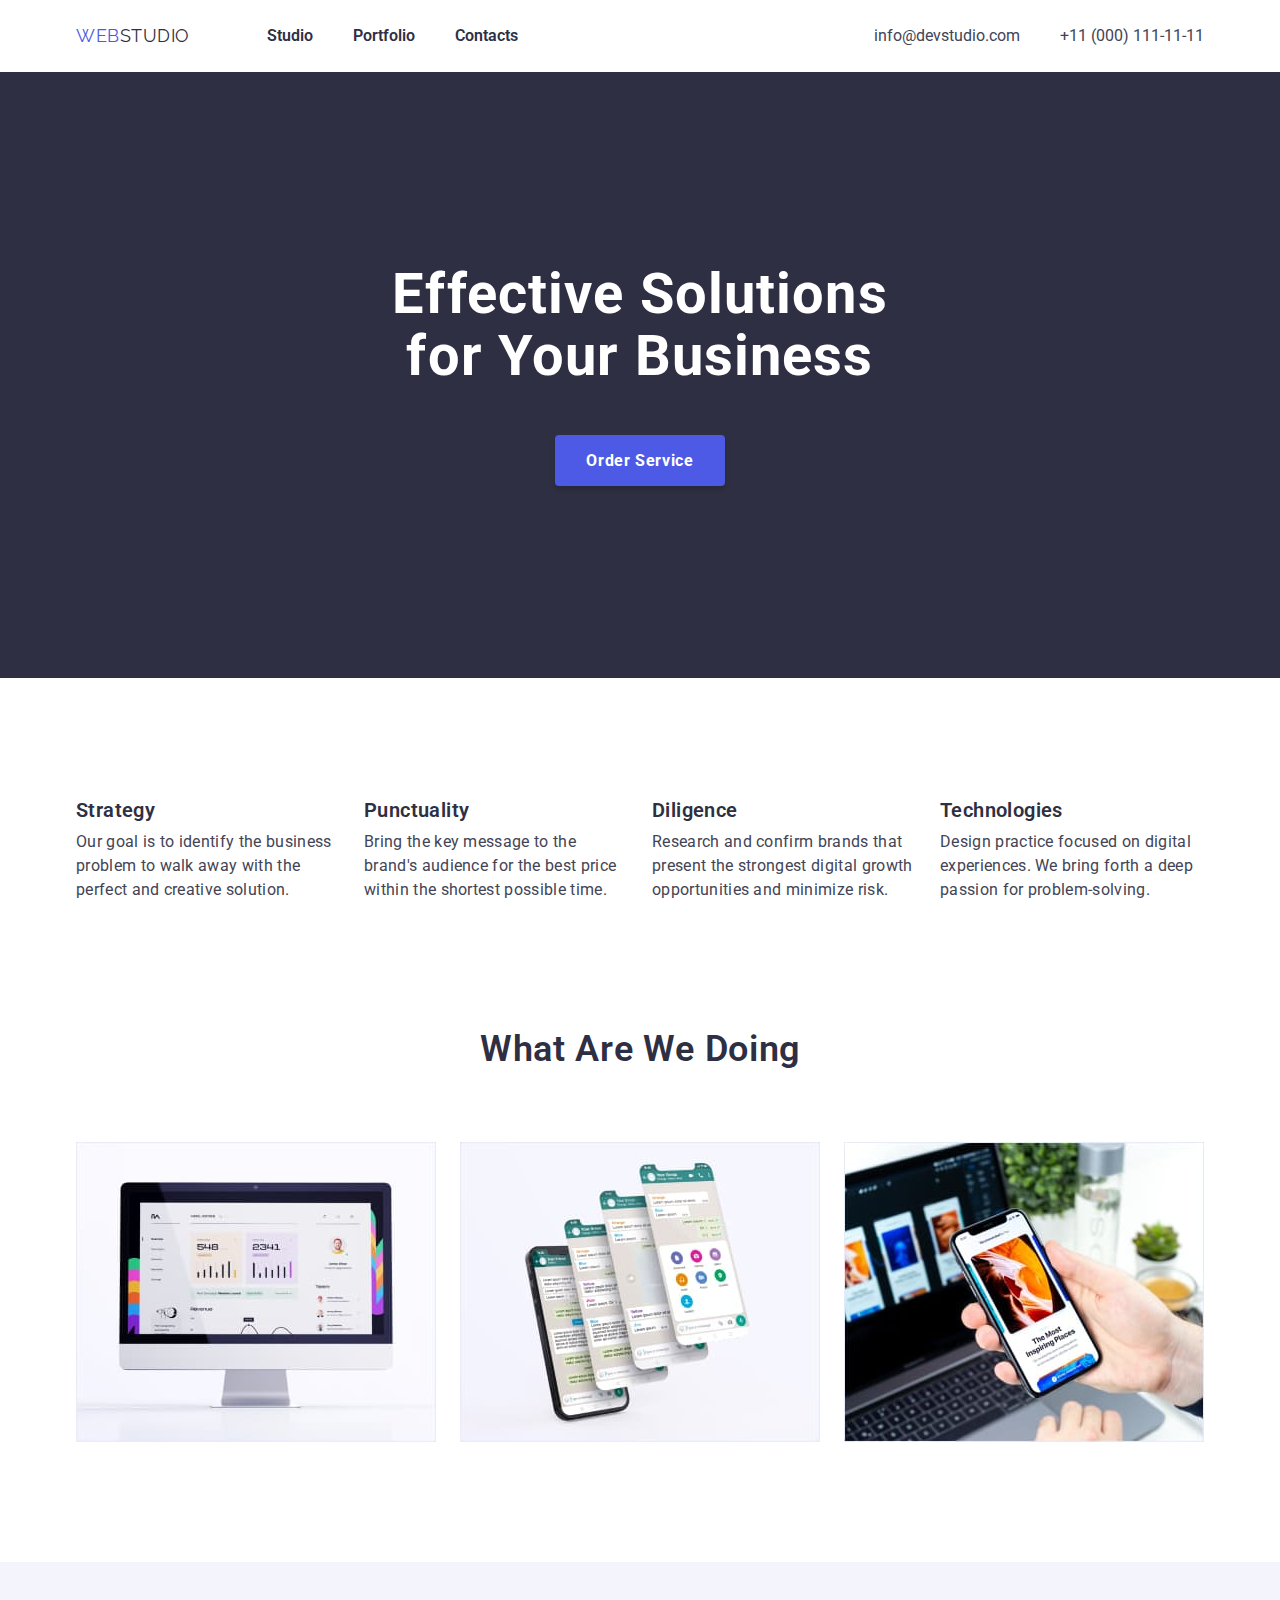
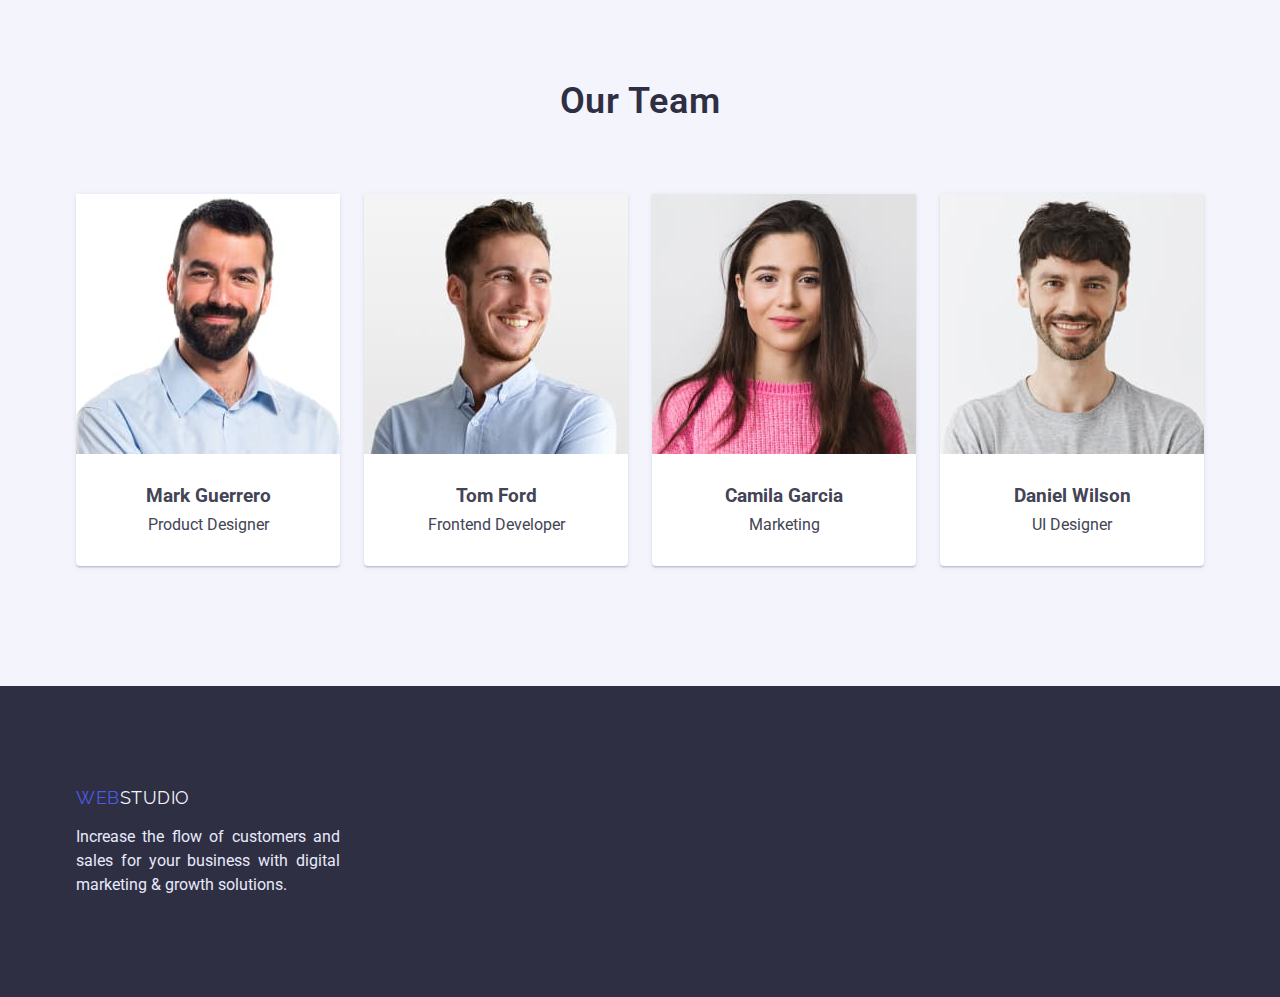
<file: index.html>
<!DOCTYPE html>
<html lang="en">
<head>
    <meta charset="UTF-8">
    <meta http-equiv="X-UA-Compatible" content="IE=edge">
    <meta name="viewport" content="width=device-width, initial-scale=1.0">
    <title>Studio</title>
    <link rel="stylesheet" href="https://cdnjs.cloudflare.com/ajax/libs/modern-normalize/1.1.0/modern-normalize.min.css">
    <link rel="preconnect" href="https://fonts.googleapis.com"><link rel="preconnect" href="https://fonts.gstatic.com" crossorigin><link href="https://fonts.googleapis.com/css2?family=Raleway:wght@700&family=Roboto:wght@400;500;700;900&display=swap" rel="stylesheet">
    <link rel="stylesheet" href="./css/styles.css">
</head>
<body>
    <!-- Navigation -->
    <header class="navigation">
        <div class="container">
            <nav class="nav-item-link">
                <a class="link logo" href="index.html"><span class="partlogo">Web</span>Studio</a>                    
                         <ul class="navigation-list">
                         <li><a class="link cite-nav" href="index.html">Studio</a></li>
                         <li><a class="link cite-nav"  href="./portfolio.html">Portfolio</a></li>
                         <li><a class="link cite-nav"  href="#">Contacts</a></li>
                         </ul>                         
        </nav> 
        <ul class="list">          
            <li><a class="link contacts"  href="mailto:info@devstudio.com">info@devstudio.com</a></li>
            <li><a class="link contacts"  href="tel:+110001111111">+11 (000) 111-11-11</a></li>      
        </ul>       
        </div>
    </header>
    <main>
         <!-- Acquaintance -->
        <section class="acquaintance">
            <div class="container">
            <h1 class="first-title">Effective Solutions <br> for Your Business</h1>
                <button class="button" type="button">Order Service</button>   
            </div>         
        </section>
        <!-- Advantages -->
        <section class="advantages">
        <div class="container">     
            <h2 class="advantages-title" hidden>Company advantages</h2> 
            <ul class="advantages-list">
                <li class="link-advantages">
                    <h3 class="advantages-title">Strategy</h3>
                    <p class="advantages-text">Our goal is to identify the business 
                    problem to walk away with the perfect and creative solution. </p>
                </li>
                <li class="link-advantages">
                    <h3 class="advantages-title">Punctuality</h3>
                    <p class="advantages-text">Bring the key message to the brand's audience for
                         the best price within the shortest possible time.</p>
                </li>
                <li class="link-dvantages">
                    <h3 class="advantages-title">Diligence</h3>
                    <p class="advantages-text">Research and confirm brands that present the strongest digital
                         growth opportunities and minimize risk.</p>
                </li>
                <li class="link-advantages">
                    <h3 class="advantages-title">Technologies</h3>
                    <p class="advantages-text">Design practice focused on digital experiences.
                         We bring forth a deep passion for problem-solving.</p>
                </li>
                 </ul>      
        </div>
        </section>
         <!-- Funktions -->
        <section class="functions">
        <div class="container">  
            <h2 class="functions-title">What Are We Doing</h2>
            <!--<div class="functions-list">-->
            <ul class="function-list list">
                <li class="functions-item">
                    <a class="link"  href="#" aria-label="Development of desktop applications">
                        <img src="./images/rectangle1.jpg" alt="monitor" width="360" height="300">
                    </a></li> 
                <li class="functions-item">
                    <a class="link"  href="#" aria-label="Mobile Application Development">
                        <img src="./images/rectangle2.jpg" alt="monitor" width="360" height="300">
                    </a></li>
                <li class="functions-item">
                    <a class="link"  href="#" aria-label="Creation of design solutions">
                        <img src="./images/rectangle3.jpg" alt="mobile phone in hand" width="360" height="300">
                    </a></li>
          </ul>
            <!--</div>-->
        </div>
        </section>
        <!-- Team -->
        <section class="team">
            <div class="container">
                <h2 class="team-uptitle">Our Team</h2>
            <ul class="team-list">
                <li class="team-item">
                    <img src="./images/img.jpg" alt="Foto of Mark Guerrero" width="264" height="260">
                    <div class="team-wrap">
                    <h3 class="team-title">Mark Guerrero</h3>
                    <p class="team-text">Product Designer</p>
                    </div>
                </li>
                <li class="team-item">
                    <img src="./images/img2.jpg" alt="Foto of Tom Ford" width="264" height="260">
                    <div class="team-wrap">
                    <h3 class="team-title">Tom Ford</h3>
                    <p class="team-text">Frontend Developer</p>
                    </div>
                </li>
                <li class="team-item">
                    <img src="./images/img3.jpg" alt="Foto of Camila Garcia" width="264" height="260">
                    <div class="team-wrap">
                    <h3 class="team-title">Camila Garcia</h3>
                    <p class="team-text">Marketing</p>
                    </div>
                </li>
                <li class="team-item">
                    <img src="./images/img4.jpg" alt="Foto of Daniel Wilson" width="264" height="260">
                    <div class="team-wrap">
                    <h3 class="team-title">Daniel Wilson</h3>
                    <p class="team-text">UI Designer</p>
                    </div>
                </li>
            </ul>
            </div>
        
        </section>
    </main>
    <!-- Footer -->
    <footer class="footer">
         <div class="container">
         <a class="link logo footpartlogo" href="index.html"><span class="partlogo">Web</span>Studio</a>
         <p class="text foot-text">Increase the flow of customers and sales for your business with digital marketing & growth solutions.</p>
         </div>
    </footer>
</body>
</html>
</file>
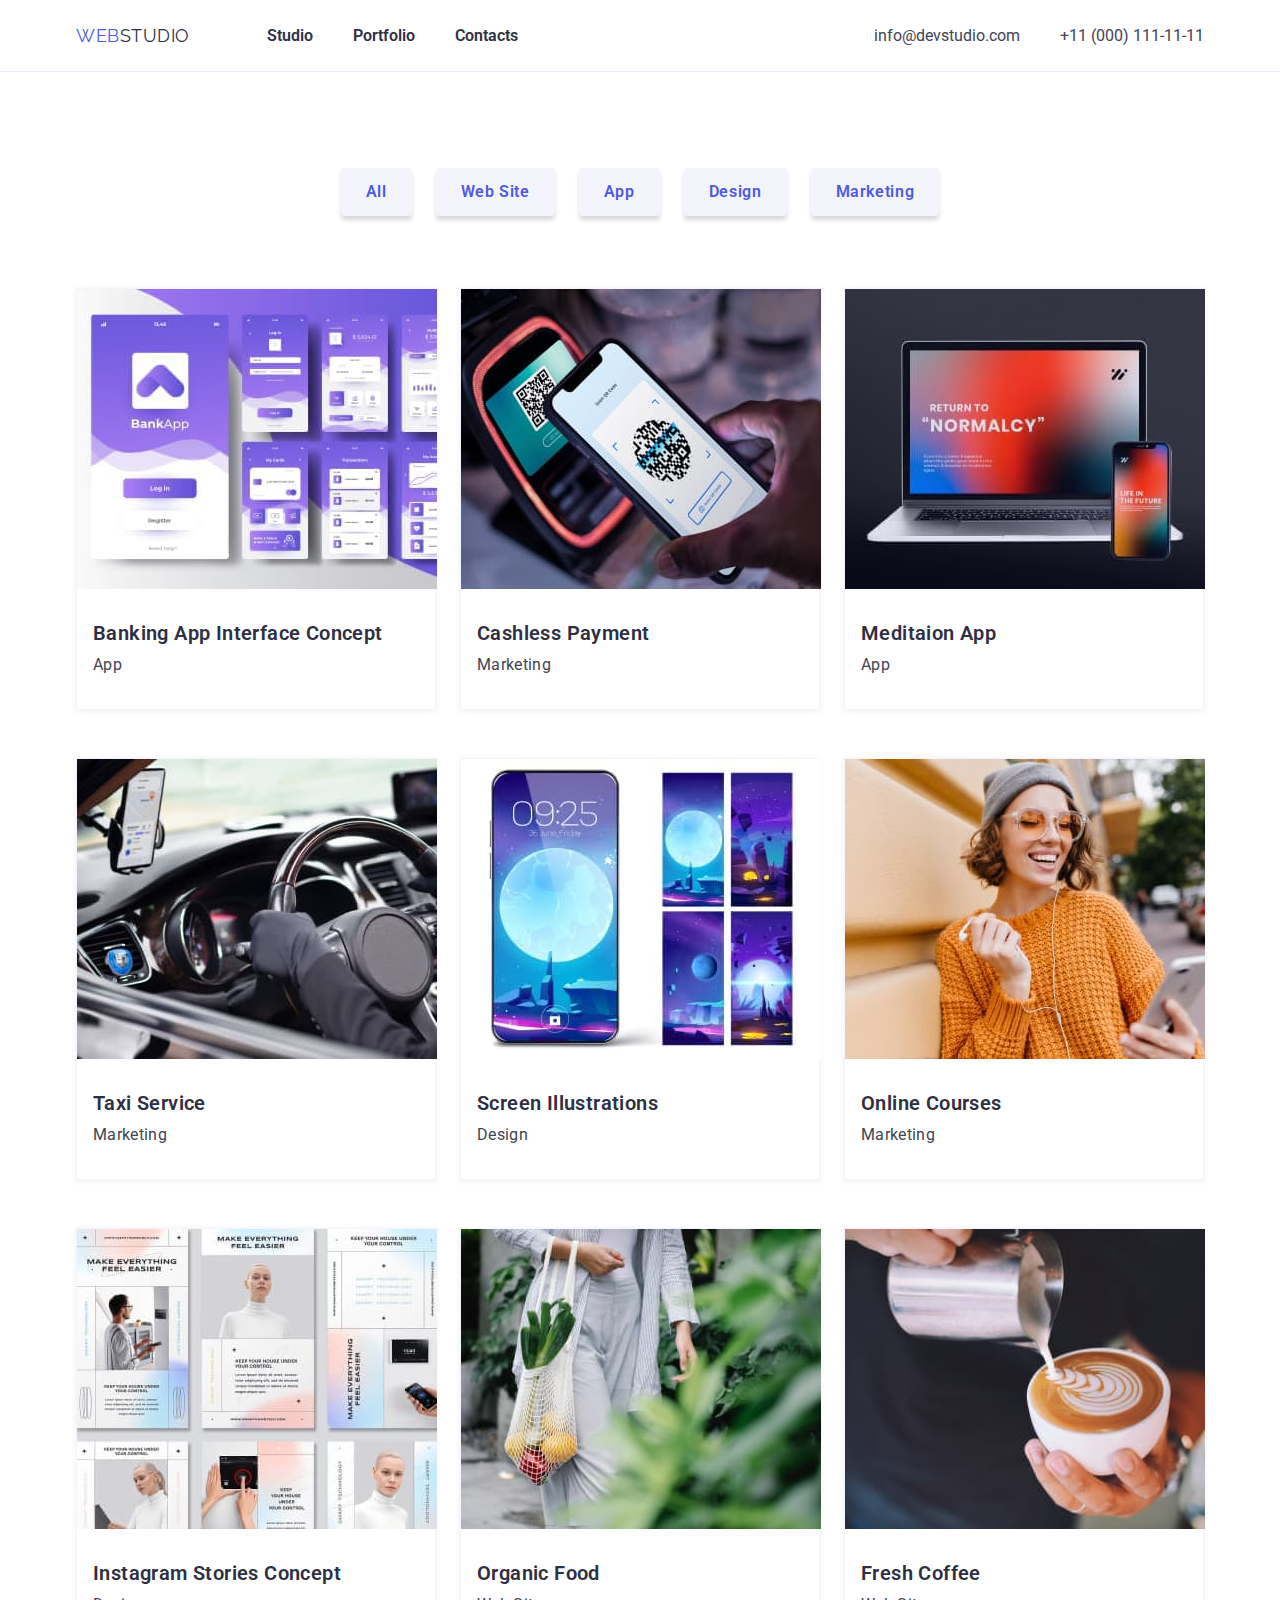
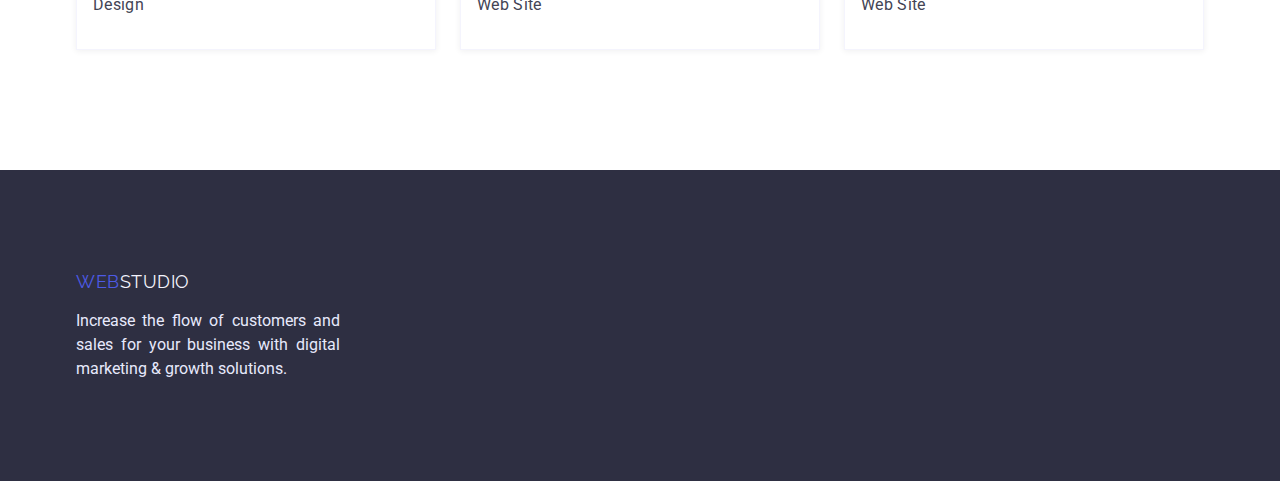
<file: portfolio.html>
<!DOCTYPE html>
<html lang="en">
<head>
    <meta charset="UTF-8">
    <meta http-equiv="X-UA-Compatible" content="IE=edge">
    <meta name="viewport" content="width=device-width, initial-scale=1.0">
    <title>Studio</title>
    <link rel="stylesheet" href="https://cdnjs.cloudflare.com/ajax/libs/modern-normalize/1.1.0/modern-normalize.min.css">
    <link rel="preconnect" href="https://fonts.googleapis.com"><link rel="preconnect" href="https://fonts.gstatic.com" crossorigin><link href="https://fonts.googleapis.com/css2?family=Raleway:wght@700&family=Roboto:wght@400;500;700;900&display=swap" rel="stylesheet">
    <link rel="stylesheet" href="./css/styles.css">
</head>
<body>
    <!-- Portfolio-navigation  -->
    <header class="portfolio-navigation navigation">
        <div class="container">
            <nav class="nav-item-link">
                <a class="link logo" href="index.html"><span class="partlogo">Web</span>Studio</a>                    
                         <ul class="navigation-list">
                         <li><a class="link cite-nav" href="index.html">Studio</a></li>
                         <li><a class="link cite-nav" href="./portfolio.html">Portfolio</a></li>
                         <li><a class="link cite-nav" href="#">Contacts</a></li>
                         </ul>                         
        </nav> 
        <ul class="list">          
            <li><a class="link contacts"  href="mailto:info@devstudio.com">info@devstudio.com</a></li>
            <li><a class="link contacts"  href="tel:+110001111111">+11 (000) 111-11-11</a></li>      
        </ul>       
        </div>
    </header>
    <main>
        <!-- Buttons portfolio -->
        <section class="portfolio">
        <div class="container">
            <h1 class="first-title" hidden>Examples of webstudio work</h1>
            <div class="btn-group">
            <ul class="portfolio-list">
                <li class="portfolio-button"><button class="link portfolio-button"  type="button">All</button></li>
                <li class="portfolio-button"><button class="link portfolio-button"  type="button">Web Site</button></li>
                <li class="portfolio-button"><button class="link portfolio-button"  type="button">App</button></li>
                <li class="portfolio-button"><button class="link portfolio-button"  type="button">Design</button></li>
                <li class="portfolio-button"><button class="link portfolio-button"  type="button">Marketing</button></li>
            </ul>        
            </div>
            <!-- Photos -->
            <ul class="photos-image-list list">
                 <li class="photos-item">
                    <a class="photos-link link" href="#"><img src="./images/img-1.jpg" alt="Banking App Interface Concept" width="360" height="300">
                   <div class="photos-wrap">
                    <h2 class="photos-title">Banking App Interface Concept</h2>
                    <p class="photos-text">App</p>
                    </div>
                    </a>
                 </li>
                 <li class="photos-item">
                    <a class="photos-link link"  href="#"><img src="./images/img-2.jpg" alt="Cashless Payment" width="360" height="300">
                    <div class="photos-wrap">
                    <h2 class="photos-title">Cashless Payment</h2>
                    <p class="photos-text">Marketing</p>
                    </div>
                    </a>
                 </li>
                 <li class="photos-item">
                    <a class="photos-link link"  href="#"><img src="./images/img-3.jpg" alt="Meditaion App" width="360" height="300">
                     <div class="photos-wrap">
                    <h2 class="photos-title">Meditaion App</h2>
                    <p class="photos-text">App</p>
                    </div>
                    </a>
                 </li>
                  <li class="photos-item">
                    <a class="photos-link link"  href="#"><img src="./images/img-4.jpg" alt="Taxi Service" width="360" height="300">
                    <div class="photos-wrap">
                    <h2 class="photos-title">Taxi Service</h2>
                    <p class="photos-text">Marketing</p>
                    </div>
                    </a>
                 </li>
                 <li class="photos-item">
                    <a class="photos-link link"  href="#"><img src="./images/img-5.jpg" alt="Screen Illustrations" width="360" height="300">
                     <div class="photos-wrap">
                    <h2 class="photos-title">Screen Illustrations</h2>
                    <p class="photos-text">Design</p>
                    </div>
                    </a>
                 </li>
                 <li class="photos-item">
                   <a class="photos-link link"  href="#"><img src="./images/img-6.jpg" alt="Online Courses" width="360" height="300">
                    <div class="photos-wrap">
                   <h2 class="photos-title">Online Courses</h2>
                    <p class="photos-text">Marketing</p>
                    </div>
                    </a>
                 </li>            
                 <li class="photos-item">
                   <a class="photos-link link"  href="#"><img src="./images/img-7.jpg" alt="Instagram Stories Concept" width="360" height="300">
                    <div class="photos-wrap">
                   <h2 class="photos-title">Instagram Stories Concept</h2>
                   <p class="photos-text">Design</p>
                   </div>
                   </a>
                 </li>
                 <li class="photos-item">
                    <a class="photos-link link"  href="#"><img src="./images/img-8.jpg" alt="Organic Food" width="360" height="300">
                     <div class="photos-wrap">
                    <h2 class="photos-title">Organic Food</h2>
                    <p class="photos-text">Web Site</p>
                    </div>
                    </a>
                 </li>
                 <li  class="photos-item">
                    <a class="photos-link link"  href="#"><img src="./images/img-9.jpg" alt="Fresh Coffee" width="360" height="300">
                     <div class="photos-wrap">
                    <h2 class="photos-title">Fresh Coffee</h2>
                    <p class="photos-text">Web Site</p>
                    </div>
                    </a>
                 </li>            
           </ul>           
    </div>
        </section>
    </main>
    <!-- Footer -->
    <footer class="footer">
        <div class="container">
        <a class="link logo footpartlogo" href="index.html"><span class="partlogo">Web</span>Studio</a>
        <p class="text foot-text">Increase the flow of customers and sales for your business with digital marketing & growth solutions.</p>
        </div>
    </footer>
</body>
</html>
</file>
<file: css/styles.css>
:root {
    --primary-text-color: #434455;
    --title-text-color: #2E2F42;
    --accent-color:#4D5AE5;
    --primary-white-color: #ffffff;
    --first-complementary-color:#F4F4FD;
    --second-complementary-color:#E7E9FC;
    --main-font-size:16px;
 }
* {
  box-sizing: border-box;
}
p,h1,h2,h3,h4,h5,h6 {
  margin: 0;
}
ul, ol {
  margin: 0;
  padding-left: 0;
  list-style: none;
}
img {
  display: block;
}
 /*----BODY------*/
  body{
    background-color:var(--primary-white-color);
    color: var(--primary-text-color);
    font-family:Roboto,sans-serif;
    /*letter-spacing: 0.02em;*/
  }
  /*------navigation-----*/
  .navigation {
    height: 72px;
    display: flex;
    align-items: center;
  }
   .container {
    width: 1158px;
    padding-left: 15px;
    padding-right: 15px;
    margin: 0 auto;
    /*border: 1px solid rgb(255, 107, 107);*/
    
    }
   .navigation > .container {
    display: flex;
    align-items: center;
    }
   .navigation-list {
    display: flex;
    align-items: center;
    gap: 40px;
   }
  .nav-item-link {
    display: flex;
    align-items: center;
    margin-right: auto;
  }  
  .logo{
    color: var(--title-text-color);
    font-family:Raleway, sans-serif;
    font-size: 18px;
    line-height: 1.3;
    letter-spacing: 0.03em;
    text-transform: uppercase;
    display: flex;
    align-items: flex-end;
    flex-shrink: 0;
    margin-right: 77px;
  }
  .partlogo{
    color: var(--accent-color);
  }
  .footpartlogo{
    color: var(--first-complementary-color);
  }
  /*------NAVIGATION--------*/
  .cite-nav{
    color: var(--title-text-color);
    font-weight: 600;
    font-size:var(--main-font-size);
    line-height: 1.5;
    display: flex;
  }
  .contacts{
    color: var(--primary-text-color);
    font-size:var(--main-font-size);
    line-height: 1.5;
    margin-left: 40px;
  }
  .link:hover,
  .link:focus{
    color:var(--accent-color);
  }
  .link{
    text-decoration: none; 
  }
  /*----------------acquaintance------------*/
  .acquaintance{
    background-color:var(--title-text-color);
    text-align: center;
    padding-top: 192px;
    padding-bottom: 192px;
  }
  .list{
    display: flex;
    flex-wrap: wrap;
  }
  .button{
    color: var(--primary-white-color);
    background-color:var(--accent-color);
    border: 1px solid var(--second-complementary-color);
    font-family: inherit;
    font-weight: 700;
    font-size:var(--main-font-size);
    line-height: 1.2;
    min-width: 170px;
    height: 51px;
    letter-spacing: 0.04em;
    cursor: pointer;
    box-shadow: 0px 4px 4px rgba(0, 0, 0, 0.15);
    border-radius: 4px;  
    border-color: transparent;    
  }
  .button:hover,
  .button:focus{
    color: var(--primary-white-color);
    background-color:var(--accent-color);
  }
  .functions-list {
    /*display: flex;*/
    gap: 24px;
  }
  .first-title{
    color: var(--primary-white-color);  
    font-weight: 700;
    font-size: 56px;
    line-height: 1.1;
    text-align: center;
    letter-spacing: 0.02em;
    margin-bottom: 48px;
  } 
    /*-------------advantages------------*/
    .advantages{ 
    padding-top: 120px;
    padding-bottom: 120px;
    flex-direction: column; 
    }
  .advantages-list{   
    margin-top: 0;
    margin-bottom: 8px;
    align-items: center;
    column-gap: 24px;
    display: flex; 
  }
  .advantages-title{
    font-family: 'Roboto', sans-serif;
    font-style: normal;
    font-weight: 600;
    font-size: 20px;
    line-height: 1.20;
    letter-spacing: 0.02em;
    color: #2E2F42;
    flex: none;
    order: 0;
    flex-grow: 0;
    text-align:justify;
    }
   .advantages-text{
    margin-top: 8px;
    width: 264px;
    font-family: 'Roboto', sans-serif;
    font-style: normal;
    font-weight: 400;
    font-size: 16px;
    line-height: 1.5;
    letter-spacing: 0.02em;
    color: #434455;
    flex: none;
    order: 1;
    flex-grow: 0;
  }
/*----------------funktions---------------*/
.functions{ 
    margin: 0px;
    padding: 0px;
    padding-bottom: 120px;     
}  
.functions-title{
    font-family: 'Roboto', sans-serif;
    font-style: normal;
    font-weight: 600;
    font-size: 36px;
    line-height: 1.11;
    text-align: center;
    letter-spacing: 0.02em;
    text-transform: capitalize;
    color: #2E2F42;
}
.function-list{
  display: flex;
  gap: 24px;
  margin-top: 72px; 
} 
  .funktions-item{
    width: calc((100% - 48px) / 3);
    margin-bottom: 72px;
  }
  /*-------------------*/
 .second-title,
 .third-title {  
    color: var(--title-text-color);
    font-weight: 600;
    font-size: 20px;
    line-height: 1.2;
    text-align: center;
    align-items: center;
 }
 .text,
 .photos-text{
    font-size:var(--main-font-size);
    line-height: 1.5;
 }
 /*-------team--------*/
.team{
    text-align: center;
    background: #F4F4FD;
    padding-top: 120px;
    padding-bottom: 120px;
}
 .team-list{ 
    text-align: center;
    display: flex;
    gap: 24px;
}
.team-uptitle{
  font-family: 'Roboto', sans-serif;
  font-style: normal;
  font-weight: 600;
  font-size: 36px;
  line-height: 1.11;
  text-align: center;
  letter-spacing: 0.02em;
  text-transform: capitalize;
  color: #2E2F42;
  margin-bottom: 72px;
  /*padding-bottom: 72px;*/
}
.team-item{
  box-shadow: 0px 1px 6px rgba(46, 47, 66, 0.08), 0px 1px 1px rgba(46, 47, 66, 0.16), 0px 2px 1px rgba(46, 47, 66, 0.08);
  border-radius: 0px 0px 4px 4px;
  text-align: center;
  background-color: #FFFFFF;
}
.team-wrap{
  padding: 32px;
}
.team-title{
  text-align: center;
}
.team-text{
  padding-top: 8px;
  background-color:  #FFFFFF;
}
 /*-------footer---------*/
 .foot-text{
  width: 264px;
  text-align:justify;
  color: var(--second-complementary-color);
  padding-top: 16px;
 }
 .footer{
  padding-top: 100px;
  background-color:var(--title-text-color);
  padding-bottom: 100px;
 }
 /*-----------PORTFOLIO------------*/
 /*--buttons portfolio--*/
 .portfolio-navigation{
  border-bottom: 1px solid #E7E9FC;
 }
 .portfolio{
  align-items: center;
  justify-content: center;
  padding-top: 96px;
  padding-bottom: 120px;
 }
 .portfolio-list{
  gap: 24px;
  display: flex;
  justify-content: center;
  align-items: center;
 }
 .btn-group button{
 color: var(--accent-color);
 background-color: #F4F4FD;
 border: 1px solid #E7E9FC;
 border-radius: 4px;
 font-family: 'Roboto', sans-serif;
 font-weight: 600;
 font-size:var(--main-font-size);
 line-height: 1.2;
 height: 48px;
 letter-spacing: 0.04em;
 cursor: pointer;
 box-shadow: 0px 4px 4px rgba(0, 0, 0, 0.15);
 border-color: transparent;  
 gap: 24px;
 padding: 12px 24px;
}
.btn-group button:hover,
.btn-group button:focus
 {
  background-color: #4D5AE5;
  color: #fff;
}
/*-----------photos--------*/
  .photos-image-list{
  /*background-color: #4D5AE5;*/
  margin-top: 72px;
  /*padding-top: 72;*/
  display: flex; 
  flex-wrap: wrap;
  column-gap: 24px;
  row-gap: 48px;
  justify-content: center;
}
.photos-item:hover,
.photos-item:focus {
  border: 0.5px solid #F4F4FD;
  box-shadow: 0px 1px 6px rgba(46, 47, 66, 0.08);
}
.photos-title{
  font-family: 'Roboto', sans-serif;
  font-weight: 600;
  font-style: normal;
  font-size: 20px;
  line-height: 1.20;
  letter-spacing: 0.02em;
  color: #2E2F42; 
}
.photos-wrap { 
  /*background-color: aqua;*/
  padding-top: 32px;
  padding-bottom: 32px;
  padding-left: 16px;
}
.photos-text{ 
  font-style: normal;
  font-weight: 400;
  font-size: 16px;
  line-height: 1.50;
  letter-spacing: 0.02em;
  color: #434455;
  margin-top: 8px;
  font-family: 'Roboto', sans-serif;
}
.photos-item{
border: 0.5px solid #F4F4FD;
box-shadow: 0px 1px 6px rgba(46, 47, 66, 0.08);
width: calc((100% - 48px) / 3 );
}
.photos-link link{
width: 360px;
height: 420px;
}
</file>
